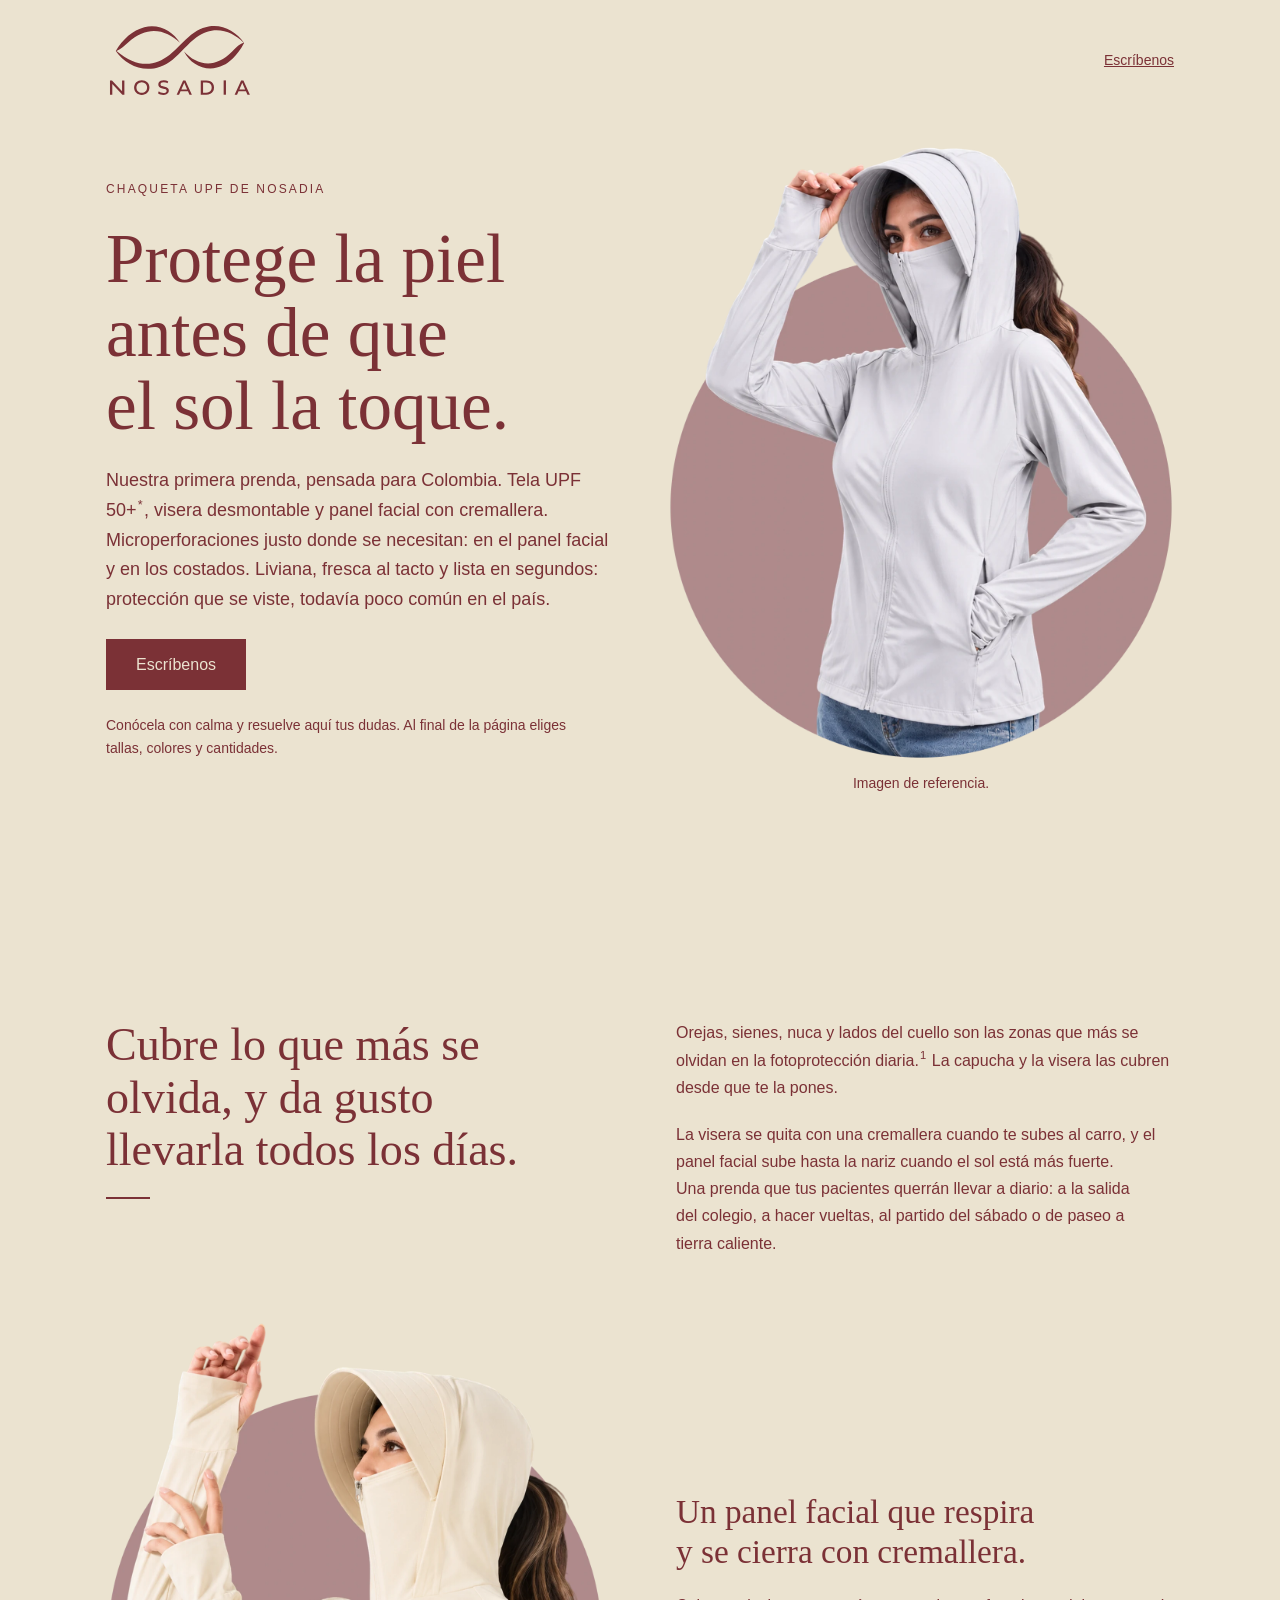
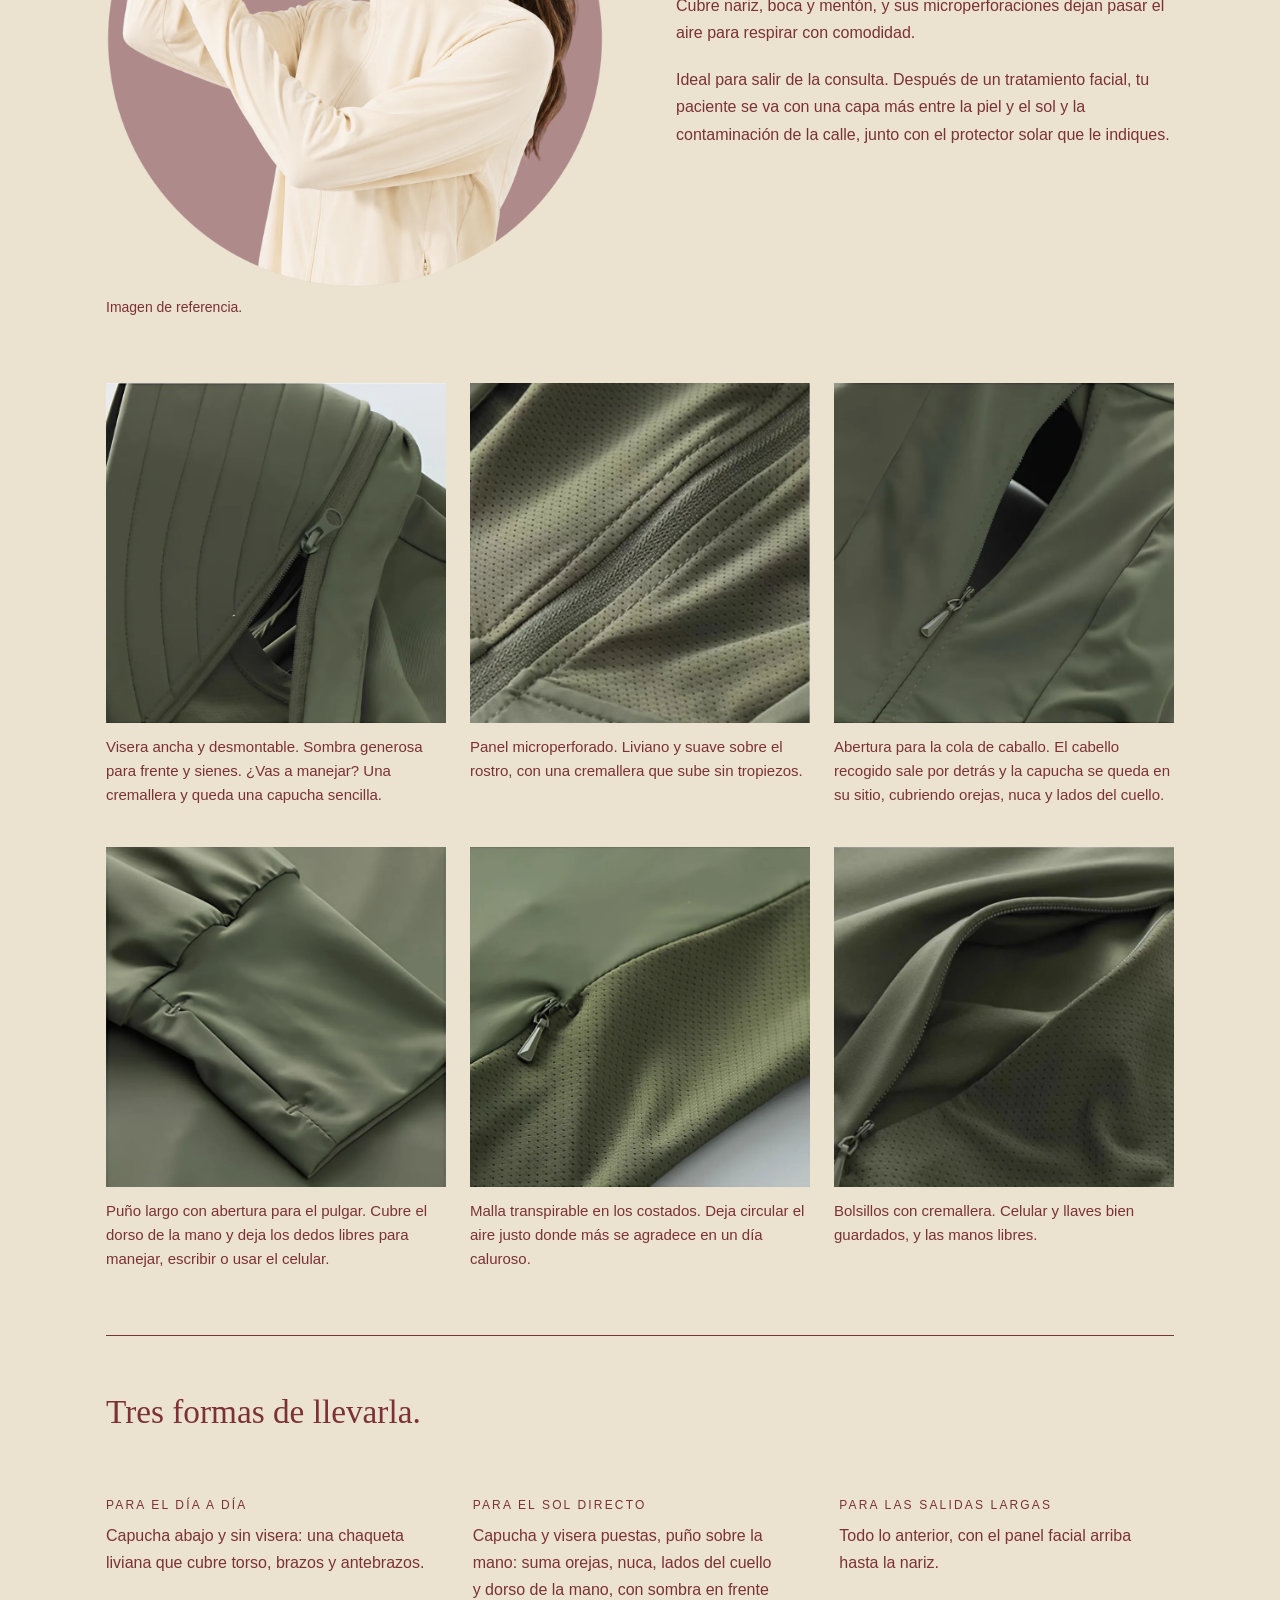
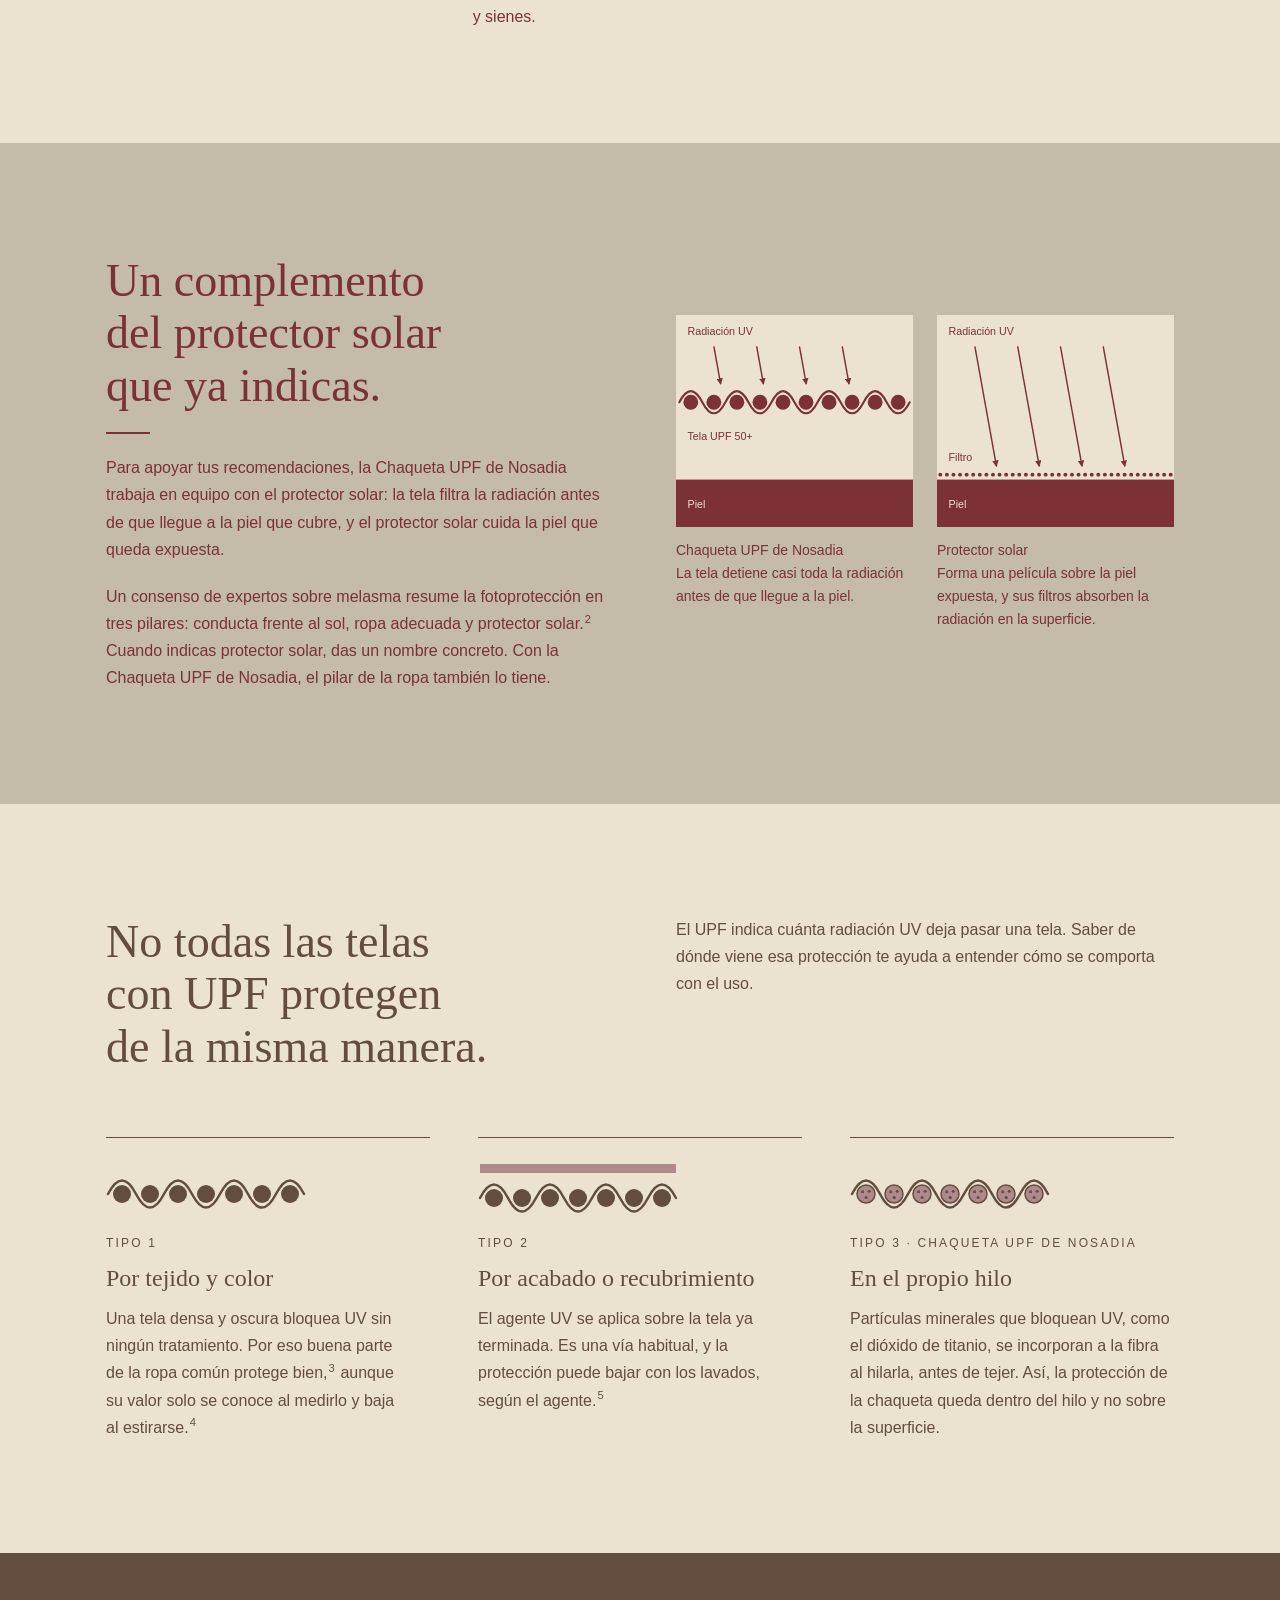
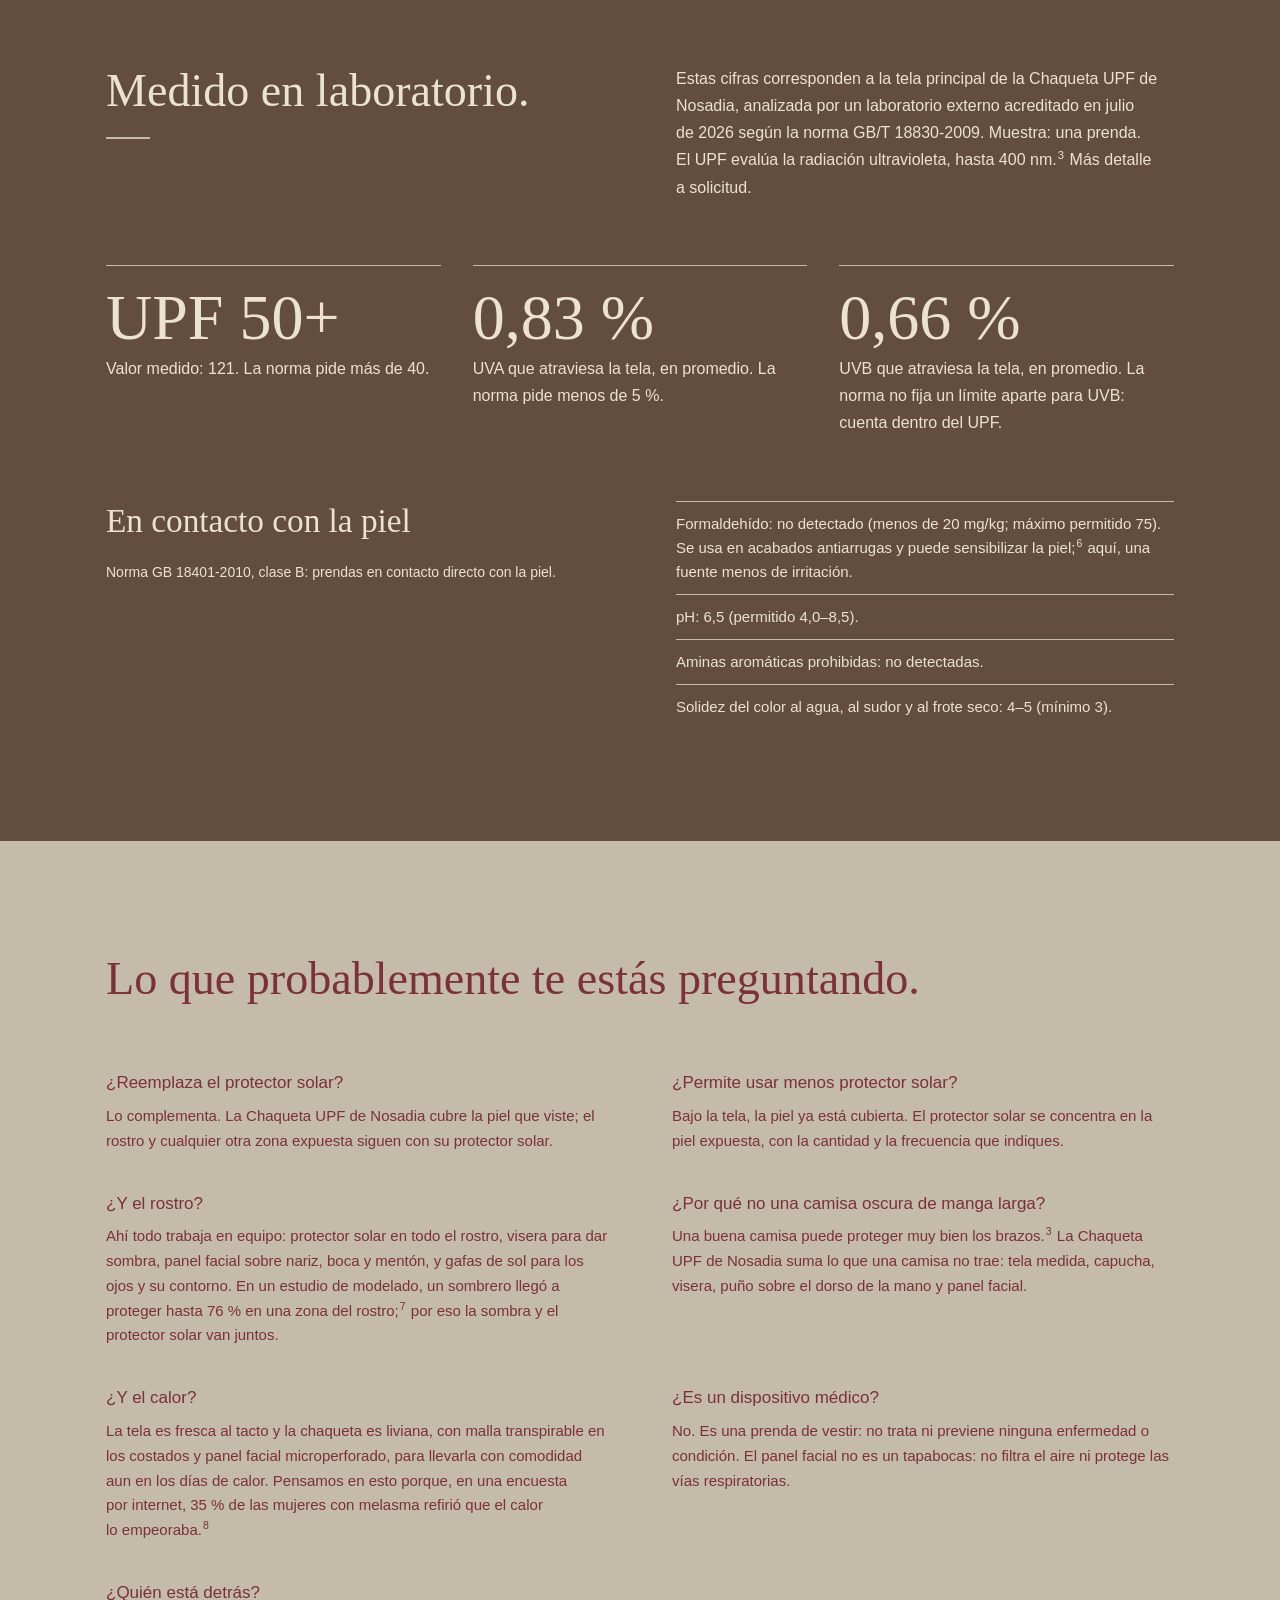
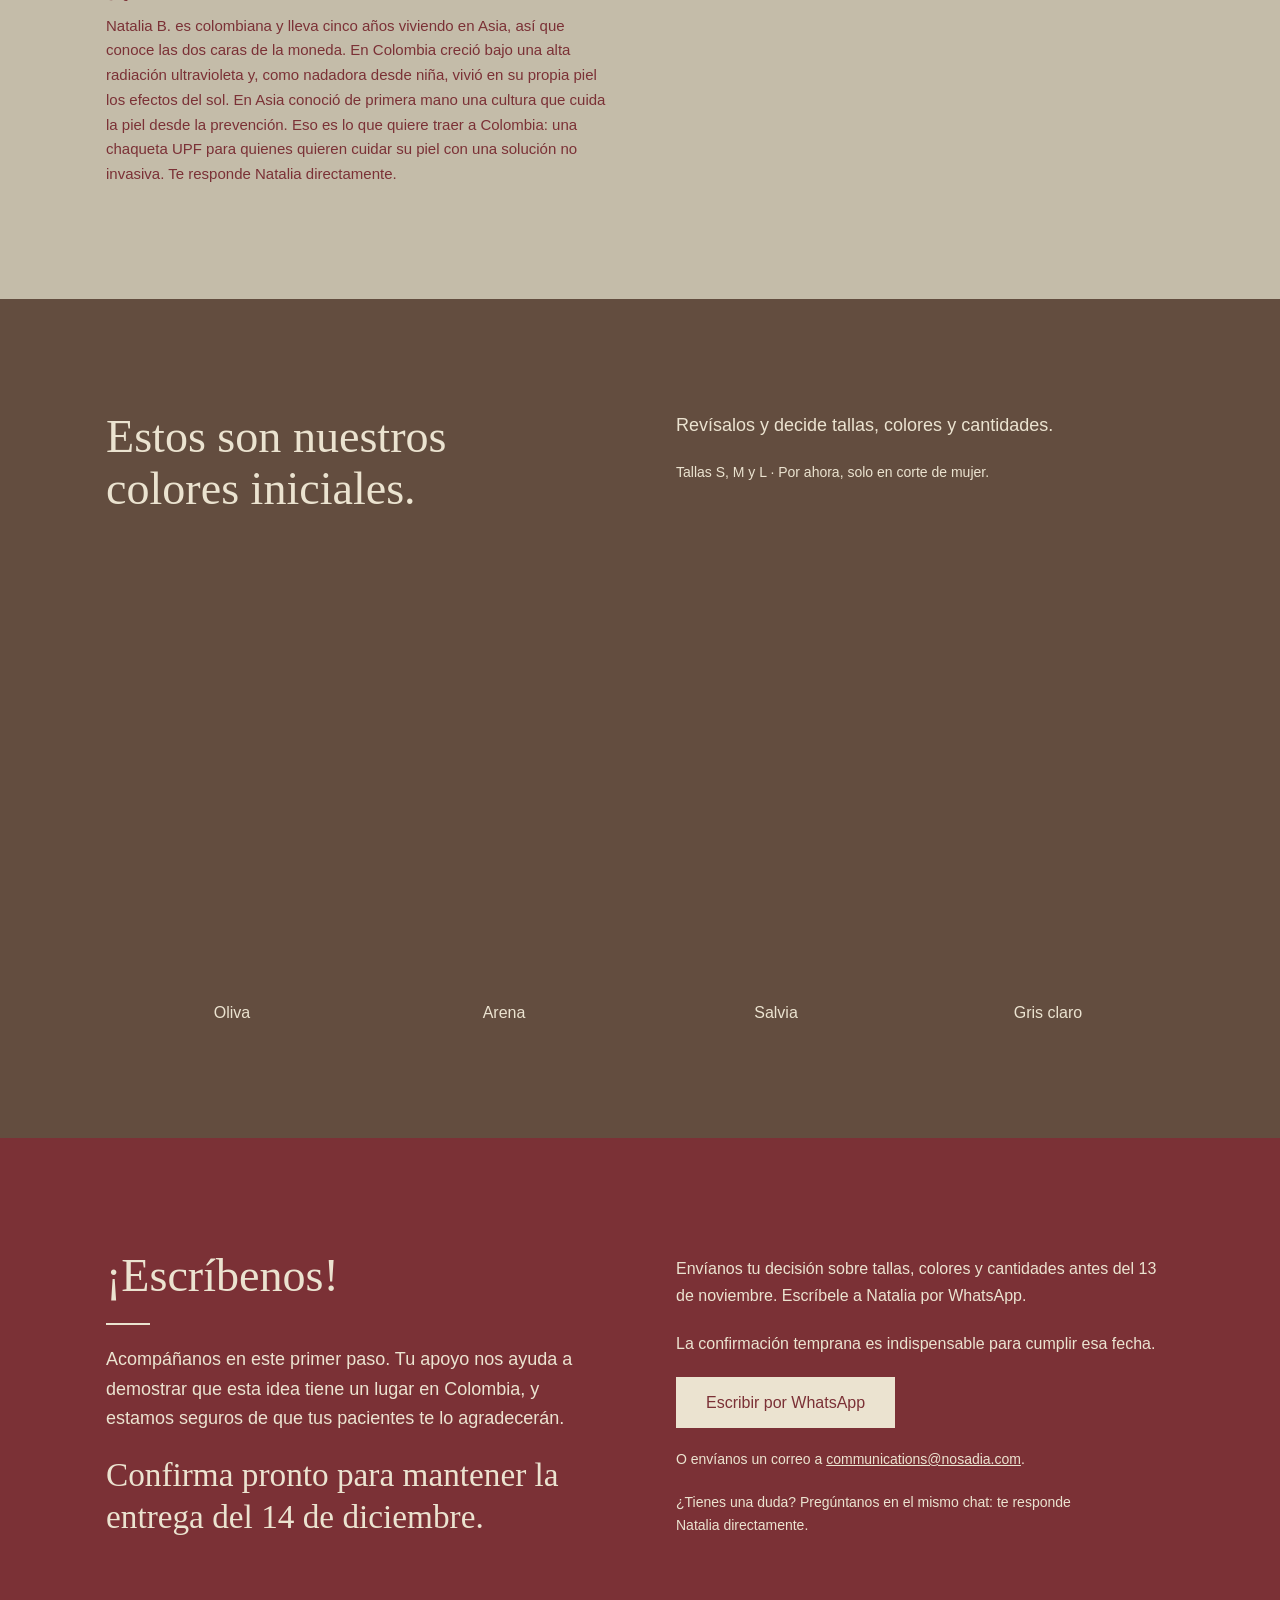
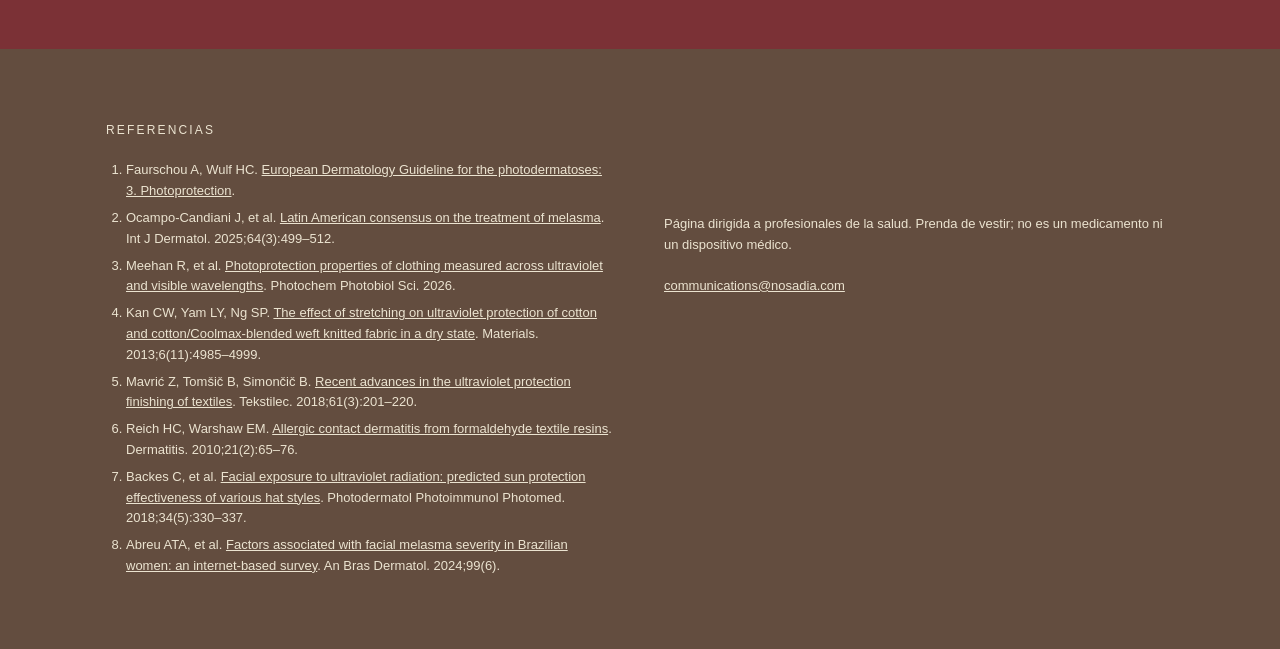
<file: public/index.html>
<!doctype html>
<html lang="es">
<head>
<meta charset="utf-8">
<meta name="viewport" content="width=device-width, initial-scale=1">
<meta http-equiv="Content-Security-Policy" content="default-src 'none'; style-src 'self' https://fonts.googleapis.com; font-src https://fonts.gstatic.com; img-src 'self'; base-uri 'none'; form-action 'none'">
<meta name="robots" content="noindex,nofollow,noarchive">
<title>Chaqueta UPF de Nosadia</title>
<meta name="description" content="Chaqueta UPF de Nosadia, nuestra primera prenda, pensada para Colombia: tela UPF 50+, visera desmontable y panel facial con cremallera.">
<meta property="og:title" content="Chaqueta UPF de Nosadia">
<meta property="og:description" content="Protege la piel antes de que el sol la toque. Nuestra primera prenda, pensada para Colombia: tela UPF 50+, visera desmontable y panel facial con cremallera.">
<meta property="og:image" content="https://nosadia.com/og.png">
<meta property="og:image:width" content="1200">
<meta property="og:image:height" content="630">
<meta property="og:url" content="https://nosadia.com/">
<meta property="og:type" content="website">
<meta name="twitter:card" content="summary_large_image">
<link rel="icon" type="image/svg+xml" href="img/favicon.svg">
<link rel="preconnect" href="https://fonts.googleapis.com">
<link rel="preconnect" href="https://fonts.gstatic.com" crossorigin>
<link rel="stylesheet" href="https://fonts.googleapis.com/css2?family=Old+Standard+TT&family=Poppins:wght@400;500&display=swap">
<link rel="stylesheet" href="style.css">
</head>
<body>

<header class="site-head">
  <a href="#inicio" aria-label="Nosadia, inicio"><img src="img/logo.svg" alt="Nosadia" width="148" height="77"></a>
  <nav aria-label="Principal">
    <a href="https://wa.me/4917655424076?text=Hola%2C%20vengo%20de%20nosadia.com.%20Te%20escribo%20por%20la%20Chaqueta%20UPF%20de%20Nosadia." rel="noopener">Escríbenos</a>
  </nav>
</header>

<main id="inicio">

<!-- HERO · ivory, burgundy, dusty rose -->
<section class="hero">
  <div class="hero-copy">
    <p class="label">Chaqueta UPF de Nosadia</p>
    <h1>Protege la piel antes de que el sol la toque.</h1>
    <p class="lead">Nuestra primera prenda, pensada para Colombia. Tela UPF 50+<sup><a href="#datos">*</a></sup>, visera desmontable y panel facial con cremallera. Microperforaciones justo donde se necesitan: en el panel facial y en los costados. Liviana, fresca al tacto y lista en segundos: protección que se viste, todavía poco común en el país.</p>
    <a class="btn" href="https://wa.me/4917655424076?text=Hola%2C%20vengo%20de%20nosadia.com.%20Te%20escribo%20por%20la%20Chaqueta%20UPF%20de%20Nosadia." rel="noopener">Escríbenos</a>
    <p class="small measure">Conócela con calma y resuelve aquí tus dudas. Al final de la página eliges tallas, colores y cantidades.</p>
  </div>
  <figure class="hero-figure">
    <div class="hero-photo">
      <img src="img/worn-cutout.webp" width="1300" height="1581" alt="Mujer con la Chaqueta UPF de Nosadia en gris claro: levanta la visera con la mano, el pulgar pasa por la abertura del puño, el panel facial está cerrado hasta la nariz y la cola de caballo, de cabello ondulado, sale por detrás de la capucha">
    </div>
    <figcaption class="small">Imagen de referencia.</figcaption>
  </figure>
</section>

<!-- DESIGN · ivory, burgundy, olive -->
<section class="r-highlight" id="cobertura">
  <div class="wrap stack-lg">
    <div class="split">
      <div class="stack">
        <h2 class="h2">Cubre lo que más se olvida, y da gusto llevarla todos los días.</h2>
        <hr class="dash">
      </div>
      <div class="stack">
        <p class="measure">Orejas, sienes, nuca y lados del cuello son las zonas que más se olvidan en la fotoprotección diaria.<sup><a href="#ref-1">1</a></sup> La capucha y la visera las cubren desde que te la pones.</p>
        <p class="measure">La visera se quita con una cremallera cuando te subes al carro, y el panel facial sube hasta la nariz cuando el sol está más fuerte. Una prenda que tus pacientes querrán llevar a diario: a la salida del colegio, a hacer vueltas, al partido del sábado o de paseo a tierra caliente.</p>
      </div>
    </div>

    <div class="split center panel-feature" id="panel">
      <figure class="stack-sm">
        <img src="img/panel-cutout.webp" width="1300" height="1480" loading="lazy" alt="Mujer con la Chaqueta UPF de Nosadia en color claro y los brazos en alto: visera ancha, panel facial cerrado hasta la nariz con cremallera, puños largos sobre el dorso de la mano y la cola de caballo detrás de la capucha">
        <figcaption class="small">Imagen de referencia.</figcaption>
      </figure>
      <div class="stack">
        <h3 class="h3">Un panel facial que respira y se cierra con cremallera.</h3>
        <p class="measure">Cubre nariz, boca y mentón, y sus microperforaciones dejan pasar el aire para respirar con comodidad.</p>
        <p class="measure"><b>Ideal para salir de la consulta.</b> Después de un tratamiento facial, tu paciente se va con una capa más entre la piel y el sol y la contaminación de la calle, junto con el protector solar que le indiques.</p>
      </div>
    </div>

    <div class="details">
      <figure class="detail">
        <img src="img/detail-brim.webp" width="800" height="800" loading="lazy" alt="Visera ancha unida a la capucha con una cremallera">
        <figcaption><b>Visera ancha y desmontable.</b> Sombra generosa para frente y sienes. ¿Vas a manejar? Una cremallera y queda una capucha sencilla.</figcaption>
      </figure>
      <figure class="detail">
        <img src="img/detail-panel.webp" width="800" height="800" loading="lazy" alt="Tela microperforada del panel facial, junto a la cremallera">
        <figcaption><b>Panel microperforado.</b> Liviano y suave sobre el rostro, con una cremallera que sube sin tropiezos.</figcaption>
      </figure>
      <figure class="detail">
        <img src="img/detail-ponytail.webp" width="800" height="800" loading="lazy" alt="Abertura con cremallera en la parte posterior de la capucha">
        <figcaption><b>Abertura para la cola de caballo.</b> El cabello recogido sale por detrás y la capucha se queda en su sitio, cubriendo orejas, nuca y lados del cuello.</figcaption>
      </figure>
      <figure class="detail">
        <img src="img/detail-cuff.webp" width="800" height="800" loading="lazy" alt="Puño largo con abertura para el pulgar">
        <figcaption><b>Puño largo con abertura para el pulgar.</b> Cubre el dorso de la mano y deja los dedos libres para manejar, escribir o usar el celular.</figcaption>
      </figure>
      <figure class="detail">
        <img src="img/detail-mesh.webp" width="800" height="800" loading="lazy" alt="Malla transpirable en el costado de la chaqueta, junto al cierre del bolsillo">
        <figcaption><b>Malla transpirable en los costados.</b> Deja circular el aire justo donde más se agradece en un día caluroso.</figcaption>
      </figure>
      <figure class="detail">
        <img src="img/detail-pocket.webp" width="800" height="800" loading="lazy" alt="Bolsillo con cremallera abierto, entre la tela lisa y la malla">
        <figcaption><b>Bolsillos con cremallera.</b> Celular y llaves bien guardados, y las manos libres.</figcaption>
      </figure>
    </div>

    <div class="stack-lg ways-block" id="niveles">
      <h3 class="h3">Tres formas de llevarla.</h3>
      <div class="ways">
        <div class="stack-sm">
          <p class="label">Para el día a día</p>
          <p>Capucha abajo y sin visera: una chaqueta liviana que cubre torso, brazos y antebrazos.</p>
        </div>
        <div class="stack-sm">
          <p class="label">Para el sol directo</p>
          <p>Capucha y visera puestas, puño sobre la mano: suma orejas, nuca, lados del cuello y dorso de la mano, con sombra en frente y sienes.</p>
        </div>
        <div class="stack-sm">
          <p class="label">Para las salidas largas</p>
          <p>Todo lo anterior, con el panel facial arriba hasta la nariz.</p>
        </div>
      </div>
    </div>
  </div>
</section>

<!-- COMPLEMENT · oatmeal panel, burgundy, ivory -->
<section class="r-panel" id="complemento">
  <div class="wrap split center">
    <div class="stack">
      <h2 class="h2">Un complemento del protector solar que ya indicas.</h2>
      <hr class="dash">
      <p class="measure">Para apoyar tus recomendaciones, la Chaqueta UPF de Nosadia trabaja en equipo con el protector solar: la tela filtra la radiación antes de que llegue a la piel que cubre, y el protector solar cuida la piel que queda expuesta.</p>
      <p class="measure">Un consenso de expertos sobre melasma resume la fotoprotección en tres pilares: conducta frente al sol, ropa adecuada y protector solar.<sup><a href="#ref-2">2</a></sup> Cuando indicas protector solar, das un nombre concreto. Con la Chaqueta UPF de Nosadia, el pilar de la ropa también lo tiene.</p>
    </div>
    <div class="filter-icons">
      <figure class="filter-icon">
        <svg viewBox="0 0 288 258" role="img" aria-label="Corte esquemático: la radiación UV se detiene en la tela de la chaqueta, antes de llegar a la piel."><defs><marker id="ra" viewBox="0 0 10 10" refX="9" refY="5" markerWidth="4.5" markerHeight="4.5" orient="auto"><path d="M0 0 10 5 0 10z" fill="#7B3136"></path></marker></defs><rect width="288" height="258" fill="#EBE3D0"></rect><rect y="200" width="288" height="58" fill="#7B3136"></rect><text x="14" y="234" font-size="13" font-weight="500" fill="#EBE3D0">Piel</text><text x="14" y="24" font-size="13" font-weight="500" fill="#7B3136">Radiación UV</text><g stroke="#7B3136" stroke-width="1.75" fill="none"><path d="M46 38L54.28 84" marker-end="url(#ra)"></path><path d="M98 38L106.28 84" marker-end="url(#ra)"></path><path d="M150 38L158.28 84" marker-end="url(#ra)"></path><path d="M202 38L210.28 84" marker-end="url(#ra)"></path></g><path d="M4 106Q18 79 32 106Q46 133 60 106Q74 79 88 106Q102 133 116 106Q130 79 144 106Q158 133 172 106Q186 79 200 106Q214 133 228 106Q242 79 256 106Q270 133 284 106" fill="none" stroke="#7B3136" stroke-width="2.5" stroke-linecap="round"></path><circle cx="18" cy="106" r="9" fill="#7B3136"></circle><circle cx="46" cy="106" r="9" fill="#7B3136"></circle><circle cx="74" cy="106" r="9" fill="#7B3136"></circle><circle cx="102" cy="106" r="9" fill="#7B3136"></circle><circle cx="130" cy="106" r="9" fill="#7B3136"></circle><circle cx="158" cy="106" r="9" fill="#7B3136"></circle><circle cx="186" cy="106" r="9" fill="#7B3136"></circle><circle cx="214" cy="106" r="9" fill="#7B3136"></circle><circle cx="242" cy="106" r="9" fill="#7B3136"></circle><circle cx="270" cy="106" r="9" fill="#7B3136"></circle><text x="14" y="152" font-size="13" font-weight="500" fill="#7B3136">Tela UPF 50+</text></svg>
        <figcaption class="small"><b>Chaqueta UPF de Nosadia</b><br>La tela detiene casi toda la radiación antes de que llegue a la piel.</figcaption>
      </figure>
      <figure class="filter-icon">
        <svg viewBox="0 0 288 258" role="img" aria-label="Corte esquemático: en la piel expuesta, la radiación UV llega hasta el filtro del protector solar, sobre la piel."><defs><marker id="rb" viewBox="0 0 10 10" refX="9" refY="5" markerWidth="4.5" markerHeight="4.5" orient="auto"><path d="M0 0 10 5 0 10z" fill="#7B3136"></path></marker></defs><rect width="288" height="258" fill="#EBE3D0"></rect><rect y="200" width="288" height="58" fill="#7B3136"></rect><text x="14" y="234" font-size="13" font-weight="500" fill="#EBE3D0">Piel</text><text x="14" y="24" font-size="13" font-weight="500" fill="#7B3136">Radiación UV</text><g stroke="#7B3136" stroke-width="1.75" fill="none"><path d="M46 38L72.28 184" marker-end="url(#rb)"></path><path d="M98 38L124.28 184" marker-end="url(#rb)"></path><path d="M150 38L176.28 184" marker-end="url(#rb)"></path><path d="M202 38L228.28 184" marker-end="url(#rb)"></path></g><circle cx="4" cy="194" r="2.4" fill="#7B3136"></circle><circle cx="12" cy="194" r="2.4" fill="#7B3136"></circle><circle cx="20" cy="194" r="2.4" fill="#7B3136"></circle><circle cx="28" cy="194" r="2.4" fill="#7B3136"></circle><circle cx="36" cy="194" r="2.4" fill="#7B3136"></circle><circle cx="44" cy="194" r="2.4" fill="#7B3136"></circle><circle cx="52" cy="194" r="2.4" fill="#7B3136"></circle><circle cx="60" cy="194" r="2.4" fill="#7B3136"></circle><circle cx="68" cy="194" r="2.4" fill="#7B3136"></circle><circle cx="76" cy="194" r="2.4" fill="#7B3136"></circle><circle cx="84" cy="194" r="2.4" fill="#7B3136"></circle><circle cx="92" cy="194" r="2.4" fill="#7B3136"></circle><circle cx="100" cy="194" r="2.4" fill="#7B3136"></circle><circle cx="108" cy="194" r="2.4" fill="#7B3136"></circle><circle cx="116" cy="194" r="2.4" fill="#7B3136"></circle><circle cx="124" cy="194" r="2.4" fill="#7B3136"></circle><circle cx="132" cy="194" r="2.4" fill="#7B3136"></circle><circle cx="140" cy="194" r="2.4" fill="#7B3136"></circle><circle cx="148" cy="194" r="2.4" fill="#7B3136"></circle><circle cx="156" cy="194" r="2.4" fill="#7B3136"></circle><circle cx="164" cy="194" r="2.4" fill="#7B3136"></circle><circle cx="172" cy="194" r="2.4" fill="#7B3136"></circle><circle cx="180" cy="194" r="2.4" fill="#7B3136"></circle><circle cx="188" cy="194" r="2.4" fill="#7B3136"></circle><circle cx="196" cy="194" r="2.4" fill="#7B3136"></circle><circle cx="204" cy="194" r="2.4" fill="#7B3136"></circle><circle cx="212" cy="194" r="2.4" fill="#7B3136"></circle><circle cx="220" cy="194" r="2.4" fill="#7B3136"></circle><circle cx="228" cy="194" r="2.4" fill="#7B3136"></circle><circle cx="236" cy="194" r="2.4" fill="#7B3136"></circle><circle cx="244" cy="194" r="2.4" fill="#7B3136"></circle><circle cx="252" cy="194" r="2.4" fill="#7B3136"></circle><circle cx="260" cy="194" r="2.4" fill="#7B3136"></circle><circle cx="268" cy="194" r="2.4" fill="#7B3136"></circle><circle cx="276" cy="194" r="2.4" fill="#7B3136"></circle><circle cx="284" cy="194" r="2.4" fill="#7B3136"></circle><text x="14" y="178" font-size="13" font-weight="500" fill="#7B3136">Filtro</text></svg>
        <figcaption class="small"><b>Protector solar</b><br>Forma una película sobre la piel expuesta, y sus filtros absorben la radiación en la superficie.</figcaption>
      </figure>
    </div>
  </div>
</section>

<!-- FABRICS · ivory, cocoa, dusty rose -->
<section class="r-soft" id="telas">
  <div class="wrap stack-lg">
    <div class="split">
      <h2 class="h2">No todas las telas con UPF protegen de la misma manera.</h2>
      <p class="measure">El UPF indica cuánta radiación UV deja pasar una tela. Saber de dónde viene esa protección te ayuda a entender cómo se comporta con el uso.</p>
    </div>
    <div class="fabrics">
      <article class="fabric">
        <svg viewBox="0 0 200 64" role="img" aria-label="Corte de un tejido denso, sin tratamiento"><path d="M2 36Q16 9 30 36Q44 63 58 36Q72 9 86 36Q100 63 114 36Q128 9 142 36Q156 63 170 36Q184 9 198 36" fill="none" stroke="#634D3F" stroke-width="2.5" stroke-linecap="round"></path><circle cx="16" cy="36" r="9" fill="#634D3F"></circle><circle cx="44" cy="36" r="9" fill="#634D3F"></circle><circle cx="72" cy="36" r="9" fill="#634D3F"></circle><circle cx="100" cy="36" r="9" fill="#634D3F"></circle><circle cx="128" cy="36" r="9" fill="#634D3F"></circle><circle cx="156" cy="36" r="9" fill="#634D3F"></circle><circle cx="184" cy="36" r="9" fill="#634D3F"></circle></svg>
        <p class="label">Tipo 1</p>
        <h3>Por tejido y color</h3>
        <p>Una tela densa y oscura bloquea UV sin ningún tratamiento. Por eso buena parte de la ropa común protege bien,<sup><a href="#ref-3">3</a></sup> aunque su valor solo se conoce al medirlo y baja al estirarse.<sup><a href="#ref-4">4</a></sup></p>
      </article>
      <article class="fabric">
        <svg viewBox="0 0 200 64" role="img" aria-label="Corte de un tejido con una capa de acabado sobre la superficie"><rect x="2" y="6" width="196" height="9" fill="#AE8A8A"></rect><path d="M2 40Q16 13 30 40Q44 67 58 40Q72 13 86 40Q100 67 114 40Q128 13 142 40Q156 67 170 40Q184 13 198 40" fill="none" stroke="#634D3F" stroke-width="2.5" stroke-linecap="round"></path><circle cx="16" cy="40" r="9" fill="#634D3F"></circle><circle cx="44" cy="40" r="9" fill="#634D3F"></circle><circle cx="72" cy="40" r="9" fill="#634D3F"></circle><circle cx="100" cy="40" r="9" fill="#634D3F"></circle><circle cx="128" cy="40" r="9" fill="#634D3F"></circle><circle cx="156" cy="40" r="9" fill="#634D3F"></circle><circle cx="184" cy="40" r="9" fill="#634D3F"></circle></svg>
        <p class="label">Tipo 2</p>
        <h3>Por acabado o recubrimiento</h3>
        <p>El agente UV se aplica sobre la tela ya terminada. Es una vía habitual, y la protección puede bajar con los lavados, según el agente.<sup><a href="#ref-5">5</a></sup></p>
      </article>
      <article class="fabric">
        <svg viewBox="0 0 200 64" role="img" aria-label="Corte de un tejido con partículas minerales dentro de cada hilo"><path d="M2 36Q16 9 30 36Q44 63 58 36Q72 9 86 36Q100 63 114 36Q128 9 142 36Q156 63 170 36Q184 9 198 36" fill="none" stroke="#634D3F" stroke-width="2.5" stroke-linecap="round"></path><circle cx="16" cy="36" r="9" fill="#AE8A8A" stroke="#634D3F" stroke-width="1.5"></circle><circle cx="44" cy="36" r="9" fill="#AE8A8A" stroke="#634D3F" stroke-width="1.5"></circle><circle cx="72" cy="36" r="9" fill="#AE8A8A" stroke="#634D3F" stroke-width="1.5"></circle><circle cx="100" cy="36" r="9" fill="#AE8A8A" stroke="#634D3F" stroke-width="1.5"></circle><circle cx="128" cy="36" r="9" fill="#AE8A8A" stroke="#634D3F" stroke-width="1.5"></circle><circle cx="156" cy="36" r="9" fill="#AE8A8A" stroke="#634D3F" stroke-width="1.5"></circle><circle cx="184" cy="36" r="9" fill="#AE8A8A" stroke="#634D3F" stroke-width="1.5"></circle><circle cx="12.6" cy="33.8" r="1.5" fill="#634D3F"></circle><circle cx="19.2" cy="33.2" r="1.5" fill="#634D3F"></circle><circle cx="16.2" cy="39.6" r="1.5" fill="#634D3F"></circle><circle cx="40.6" cy="33.8" r="1.5" fill="#634D3F"></circle><circle cx="47.2" cy="33.2" r="1.5" fill="#634D3F"></circle><circle cx="44.2" cy="39.6" r="1.5" fill="#634D3F"></circle><circle cx="68.6" cy="33.8" r="1.5" fill="#634D3F"></circle><circle cx="75.2" cy="33.2" r="1.5" fill="#634D3F"></circle><circle cx="72.2" cy="39.6" r="1.5" fill="#634D3F"></circle><circle cx="96.6" cy="33.8" r="1.5" fill="#634D3F"></circle><circle cx="103.2" cy="33.2" r="1.5" fill="#634D3F"></circle><circle cx="100.2" cy="39.6" r="1.5" fill="#634D3F"></circle><circle cx="124.6" cy="33.8" r="1.5" fill="#634D3F"></circle><circle cx="131.2" cy="33.2" r="1.5" fill="#634D3F"></circle><circle cx="128.2" cy="39.6" r="1.5" fill="#634D3F"></circle><circle cx="152.6" cy="33.8" r="1.5" fill="#634D3F"></circle><circle cx="159.2" cy="33.2" r="1.5" fill="#634D3F"></circle><circle cx="156.2" cy="39.6" r="1.5" fill="#634D3F"></circle><circle cx="180.6" cy="33.8" r="1.5" fill="#634D3F"></circle><circle cx="187.2" cy="33.2" r="1.5" fill="#634D3F"></circle><circle cx="184.2" cy="39.6" r="1.5" fill="#634D3F"></circle></svg>
        <p class="label">Tipo 3 · Chaqueta UPF de Nosadia</p>
        <h3>En el propio hilo</h3>
        <p>Partículas minerales que bloquean UV, como el dióxido de titanio, se incorporan a la fibra al hilarla, antes de tejer. Así, la protección de la chaqueta queda dentro del hilo y no sobre la superficie.</p>
      </article>
    </div>
  </div>
</section>

<!-- DATA · cocoa, ivory, oatmeal -->
<section class="r-dark" id="datos">
  <div class="wrap stack-lg">
    <div class="split">
      <div class="stack">
        <h2 class="h2">Medido en laboratorio.</h2>
        <hr class="dash">
      </div>
      <p class="measure">Estas cifras corresponden a la tela principal de la Chaqueta UPF de Nosadia, analizada por un laboratorio externo acreditado en julio de 2026 según la norma GB/T 18830-2009. Muestra: una prenda. El UPF evalúa la radiación ultravioleta, hasta 400 nm.<sup><a href="#ref-3">3</a></sup> Más detalle a solicitud.</p>
    </div>

    <div class="figures">
      <div class="figure"><strong>UPF 50+</strong><p>Valor medido: 121. La norma pide más de 40.</p></div>
      <div class="figure"><strong>0,83&nbsp;%</strong><p>UVA que atraviesa la tela, en promedio. La norma pide menos de 5&nbsp;%.</p></div>
      <div class="figure"><strong>0,66&nbsp;%</strong><p>UVB que atraviesa la tela, en promedio. La norma no fija un límite aparte para UVB: cuenta dentro del UPF.</p></div>
    </div>

    <div class="split">
      <div class="stack">
        <h3 class="h3">En contacto con la piel</h3>
        <p class="small">Norma GB 18401-2010, clase B: prendas en contacto directo con la piel.</p>
      </div>
      <ul class="list">
        <li><b>Formaldehído:</b> no detectado (menos de 20 mg/kg; máximo permitido 75). Se usa en acabados antiarrugas y puede sensibilizar la piel;<sup><a href="#ref-6">6</a></sup> aquí, una fuente menos de irritación.</li>
        <li><b>pH:</b> 6,5 (permitido 4,0–8,5).</li>
        <li><b>Aminas aromáticas prohibidas:</b> no detectadas.</li>
        <li><b>Solidez del color al agua, al sudor y al frote seco:</b> 4–5 (mínimo 3).</li>
      </ul>
    </div>
  </div>
</section>

<!-- QUESTIONS · oatmeal panel, burgundy -->
<section class="r-panel" id="preguntas">
  <div class="wrap stack-lg">
    <h2 class="h2">Lo que probablemente te estás preguntando.</h2>
    <div class="qa">
      <div>
        <h3>¿Reemplaza el protector solar?</h3>
        <p>Lo complementa. La Chaqueta UPF de Nosadia cubre la piel que viste; el rostro y cualquier otra zona expuesta siguen con su protector solar.</p>
      </div>
      <div>
        <h3>¿Permite usar menos protector solar?</h3>
        <p>Bajo la tela, la piel ya está cubierta. El protector solar se concentra en la piel expuesta, con la cantidad y la frecuencia que indiques.</p>
      </div>
      <div>
        <h3>¿Y el rostro?</h3>
        <p>Ahí todo trabaja en equipo: protector solar en todo el rostro, visera para dar sombra, panel facial sobre nariz, boca y mentón, y gafas de sol para los ojos y su contorno. En un estudio de modelado, un sombrero llegó a proteger hasta 76&nbsp;% en una zona del rostro;<sup><a href="#ref-7">7</a></sup> por eso la sombra y el protector solar van juntos.</p>
      </div>
      <div>
        <h3>¿Por qué no una camisa oscura de manga larga?</h3>
        <p>Una buena camisa puede proteger muy bien los brazos.<sup><a href="#ref-3">3</a></sup> La Chaqueta UPF de Nosadia suma lo que una camisa no trae: tela medida, capucha, visera, puño sobre el dorso de la mano y panel facial.</p>
      </div>
      <div>
        <h3>¿Y el calor?</h3>
        <p>La tela es fresca al tacto y la chaqueta es liviana, con malla transpirable en los costados y panel facial microperforado, para llevarla con comodidad aun en los días de calor. Pensamos en esto porque, en una encuesta por internet, 35&nbsp;% de las mujeres con melasma refirió que el calor lo empeoraba.<sup><a href="#ref-8">8</a></sup></p>
      </div>
      <div>
        <h3>¿Es un dispositivo médico?</h3>
        <p>No. Es una prenda de vestir: no trata ni previene ninguna enfermedad o condición. El panel facial no es un tapabocas: no filtra el aire ni protege las vías respiratorias.</p>
      </div>
      <div>
        <h3>¿Quién está detrás?</h3>
        <p>Natalia B. es colombiana y lleva cinco años viviendo en Asia, así que conoce las dos caras de la moneda. En Colombia creció bajo una alta radiación ultravioleta y, como nadadora desde niña, vivió en su propia piel los efectos del sol. En Asia conoció de primera mano una cultura que cuida la piel desde la prevención. Eso es lo que quiere traer a Colombia: una chaqueta UPF para quienes quieren cuidar su piel con una solución no invasiva. Te responde Natalia directamente.</p>
      </div>
    </div>
  </div>
</section>

<!-- COLOURS · cocoa, ivory, oatmeal -->
<section class="r-dark" id="colores">
  <div class="wrap stack-lg">
    <div class="split">
      <h2 class="h2">Estos son nuestros colores iniciales.</h2>
      <div class="stack">
        <p class="lead">Revísalos y decide tallas, colores y cantidades.</p>
        <p class="small">Tallas S, M y L · Por ahora, solo en corte de mujer.</p>
      </div>
    </div>
    <div class="colours">
      <figure class="colour"><img src="img/jacket-olive.webp" width="954" height="1542" loading="lazy" alt="Chaqueta UPF de Nosadia color oliva"><figcaption>Oliva</figcaption></figure>
      <figure class="colour"><img src="img/jacket-sand.webp" width="954" height="1542" loading="lazy" alt="Chaqueta UPF de Nosadia color arena"><figcaption>Arena</figcaption></figure>
      <figure class="colour"><img src="img/jacket-sage.webp" width="954" height="1542" loading="lazy" alt="Chaqueta UPF de Nosadia color salvia"><figcaption>Salvia</figcaption></figure>
      <figure class="colour"><img src="img/jacket-grey.webp" width="954" height="1542" loading="lazy" alt="Chaqueta UPF de Nosadia color gris claro"><figcaption>Gris claro</figcaption></figure>
    </div>
  </div>
</section>

<!-- CONTACT · burgundy, ivory -->
<section class="r-contact" id="contacto">
  <div class="wrap split">
    <div class="stack">
      <h2 class="h2">¡Escríbenos!</h2>
      <hr class="dash">
      <p class="lead">Acompáñanos en este primer paso. Tu apoyo nos ayuda a demostrar que esta idea tiene un lugar en Colombia, y estamos seguros de que tus pacientes te lo agradecerán.</p>
      <p class="deadline">Confirma pronto para mantener la entrega del 14 de diciembre.</p>
    </div>
    <div class="stack contact-wa">
      <p class="measure">Envíanos tu decisión sobre tallas, colores y cantidades antes del 13 de noviembre. Escríbele a Natalia por WhatsApp.</p>
      <p class="measure">La confirmación temprana es indispensable para cumplir esa fecha.</p>
      <!-- Order links. wa.me: country code and number as digits only (no +, spaces or dashes); text= is the order template
           WhatsApp pre-types (sizes S, M, L by colour, all 0). The mailto link pre-fills the same template.
           Header and hero "Escríbenos" keep the short greeting. Rebuild both with landing/LANDING_CONCEPT.md §0, sixth list. -->
      <a class="btn" href="https://wa.me/4917655424076?text=Hola%2C%20Natalia.%20Vengo%20de%20nosadia.com%20y%20me%20gustar%C3%ADa%20pedir%20la%20Chaqueta%20UPF%20de%20Nosadia%20en%20estas%20tallas%20y%20colores%3A%0A%0A%2ATalla%20S%3A%2A%20Oliva%200%2C%20Arena%200%2C%20Salvia%200%2C%20Gris%20claro%200%0A%2ATalla%20M%3A%2A%20Oliva%200%2C%20Arena%200%2C%20Salvia%200%2C%20Gris%20claro%200%0A%2ATalla%20L%3A%2A%20Oliva%200%2C%20Arena%200%2C%20Salvia%200%2C%20Gris%20claro%200%0A%0AMi%20nombre%3A%20%0A%C2%A1Gracias%21" rel="noopener">Escribir por WhatsApp</a>
      <p class="small">O envíanos un correo a <a href="mailto:communications@nosadia.com?subject=Pedido%3A%20Chaqueta%20UPF%20de%20Nosadia&amp;body=Hola%3A%0A%0AVengo%20de%20nosadia.com%20y%20me%20gustar%C3%ADa%20pedir%20la%20Chaqueta%20UPF%20de%20Nosadia%20en%20estas%20tallas%20y%20colores%3A%0A%0ATalla%20S%3A%20Oliva%200%2C%20Arena%200%2C%20Salvia%200%2C%20Gris%20claro%200%0ATalla%20M%3A%20Oliva%200%2C%20Arena%200%2C%20Salvia%200%2C%20Gris%20claro%200%0ATalla%20L%3A%20Oliva%200%2C%20Arena%200%2C%20Salvia%200%2C%20Gris%20claro%200%0A%0AMi%20nombre%3A%20%0A%C2%A1Gracias%21">communications@nosadia.com</a>.</p>
      <p class="small measure">¿Tienes una duda? Pregúntanos en el mismo chat: te responde Natalia directamente.</p>
    </div>
  </div>
</section>

</main>

<footer class="site-foot">
  <div class="inner">
    <div class="stack">
      <h2>Referencias</h2>
      <ol>
        <li id="ref-1">Faurschou A, Wulf HC. <a href="https://www.guidelines.edf.one//uploads/attachments/cl263m8d700jplajnu2zd6jfd-photodermatoses-2010-photoprotection-gl.pdf" rel="noopener">European Dermatology Guideline for the photodermatoses: 3. Photoprotection</a>.</li>
        <li id="ref-2">Ocampo-Candiani J, et al. <a href="https://pubmed.ncbi.nlm.nih.gov/39415312/" rel="noopener">Latin American consensus on the treatment of melasma</a>. Int J Dermatol. 2025;64(3):499–512.</li>
        <li id="ref-3">Meehan R, et al. <a href="https://link.springer.com/article/10.1007/s43630-026-00997-8" rel="noopener">Photoprotection properties of clothing measured across ultraviolet and visible wavelengths</a>. Photochem Photobiol Sci. 2026.</li>
        <li id="ref-4">Kan CW, Yam LY, Ng SP. <a href="https://pmc.ncbi.nlm.nih.gov/articles/PMC5452796" rel="noopener">The effect of stretching on ultraviolet protection of cotton and cotton/Coolmax-blended weft knitted fabric in a dry state</a>. Materials. 2013;6(11):4985–4999.</li>
        <li id="ref-5">Mavrić Z, Tomšič B, Simončič B. <a href="https://doaj.org/article/4a0902d13247456e845444d9d10d05ba" rel="noopener">Recent advances in the ultraviolet protection finishing of textiles</a>. Tekstilec. 2018;61(3):201–220.</li>
        <li id="ref-6">Reich HC, Warshaw EM. <a href="https://pubmed.ncbi.nlm.nih.gov/20233544/" rel="noopener">Allergic contact dermatitis from formaldehyde textile resins</a>. Dermatitis. 2010;21(2):65–76.</li>
        <li id="ref-7">Backes C, et al. <a href="https://researchportal.lih.lu/en/publications/facial-exposure-to-ultraviolet-radiation-predicted-sun-protection/" rel="noopener">Facial exposure to ultraviolet radiation: predicted sun protection effectiveness of various hat styles</a>. Photodermatol Photoimmunol Photomed. 2018;34(5):330–337.</li>
        <li id="ref-8">Abreu ATA, et al. <a href="https://new.scielo.br/j/abd/a/LGWmq3KcDpvDxTyfcsRMs6j/?lang=en" rel="noopener">Factors associated with facial melasma severity in Brazilian women: an internet-based survey</a>. An Bras Dermatol. 2024;99(6).</li>
      </ol>
    </div>
    <div class="stack">
      <img src="img/logo-ivory.svg" alt="Nosadia" width="140" height="73" loading="lazy">
      <p>Página dirigida a profesionales de la salud. Prenda de vestir; no es un medicamento ni un dispositivo médico.</p>
      <p><a href="mailto:communications@nosadia.com">communications@nosadia.com</a></p>
    </div>
  </div>
</footer>

</body>
</html>
</file>
<file: public/style.css>
/* Nosadia palette guide v1.1. One approved three-colour recipe per section.
   Text only in burgundy, cocoa or olive on light grounds, ivory on dark ones.
   Dusty rose and oatmeal are shapes and panels, never text. No pure black or white. */
:root{
  --burgundy:#7B3136; --olive:#565A2E; --cocoa:#634D3F; --ivory:#EBE3D0;
  --rose:#AE8A8A; --oatmeal:#C4BCA9;
  --pad:clamp(20px,5vw,56px); --sect:clamp(64px,9vw,112px);
  --serif:"Old Standard TT",Didot,"Bodoni 72",Georgia,serif;
  --sans:Poppins,"Helvetica Neue",Arial,sans-serif;
}
*{box-sizing:border-box}
html{scroll-behavior:smooth;-webkit-text-size-adjust:100%}
@media (prefers-reduced-motion:reduce){html{scroll-behavior:auto}}
body{margin:0;background:var(--ivory);color:var(--burgundy);font:400 16px/1.7 var(--sans)}
a{color:inherit}
h1,h2,h3{font-weight:400;margin:0;text-wrap:balance}
p{margin:0;text-wrap:pretty}
img,svg{display:block;max-width:100%;height:auto}
figure{margin:0}
:focus-visible{outline:2px solid currentColor;outline-offset:3px}
.svg-defs{position:absolute;width:0;height:0;overflow:hidden}

.tbc{display:inline-block;border:1px dashed currentColor;padding:0 .45em;font-size:.72em;line-height:1.7;letter-spacing:.04em;vertical-align:.08em}
sup{line-height:0;font-size:.7em}
sup a{text-decoration:none;padding:0 .1em}
sup a:hover{text-decoration:underline}

.wrap{max-width:1180px;margin:0 auto;padding:var(--sect) var(--pad)}
.stack{display:flex;flex-direction:column;gap:20px}
.stack-lg{display:flex;flex-direction:column;gap:clamp(40px,6vw,64px)}
.split{display:grid;grid-template-columns:repeat(auto-fit,minmax(min(400px,100%),1fr));gap:clamp(32px,6vw,72px)}
.split.center{align-items:center}
.h2{font-family:var(--serif);font-size:clamp(2rem,3.6vw,3.1rem);line-height:1.14}
.h3{font-family:var(--serif);font-size:clamp(1.6rem,2.6vw,2.2rem);line-height:1.2}
.dash{width:44px;height:2px;color:inherit;background:currentColor;border:0;margin:0}
.label{font-size:12px;font-weight:500;letter-spacing:.18em;text-transform:uppercase;line-height:1.5}
.measure{max-width:34em}
.small{font-size:14px;line-height:1.65}

/* Section recipes */
.r-standard{background:var(--ivory);color:var(--burgundy)}
.r-standard .label,.r-standard .dash{color:var(--olive)}
.r-highlight{background:var(--ivory);color:var(--burgundy)}
.r-soft{background:var(--ivory);color:var(--cocoa)}
.r-panel{background:var(--oatmeal);color:var(--burgundy)}
.r-dark{background:var(--cocoa);color:var(--ivory)}
.r-dark .dash{color:var(--oatmeal)}
.r-contact{background:var(--burgundy);color:var(--ivory)}

/* Header */
.site-head{max-width:1180px;margin:0 auto;padding:22px var(--pad);display:flex;flex-wrap:wrap;gap:10px 28px;align-items:center;justify-content:space-between}
.site-head img{width:148px}
.site-head nav{display:flex;flex-wrap:wrap;gap:0 28px;align-items:center;font-size:14px}
.site-head a{font-weight:500;min-height:44px;display:inline-flex;align-items:center}

/* Hero */
.hero{max-width:1180px;margin:0 auto;padding:clamp(8px,2vw,24px) var(--pad) var(--sect);display:grid;grid-template-columns:repeat(auto-fit,minmax(min(440px,100%),1fr));gap:clamp(24px,5vw,56px);align-items:center}
.hero-copy{display:flex;flex-direction:column;gap:24px}
.hero h1{font-family:var(--serif);font-size:clamp(2.6rem,5.4vw,4.6rem);line-height:1.06}
.lead{font-size:18px;line-height:1.65;max-width:30em}
.btn{display:inline-flex;align-items:center;justify-content:center;min-height:50px;padding:12px 30px;background:var(--burgundy);color:var(--ivory);font-weight:500;text-decoration:none;align-self:flex-start}
.btn:hover{background:var(--cocoa)}
.hero-figure{position:relative;display:flex;flex-direction:column;align-items:center;gap:12px}
/* The person is cut out and rises out of a dusty rose circle, which is part of the image */
.hero-photo{position:relative;width:min(100%,540px)}
.hero-photo img{position:relative;width:100%}

/* Complement */
.filter-icons{display:grid;grid-template-columns:repeat(auto-fit,minmax(min(230px,100%),1fr));gap:24px}
.filter-icon{display:flex;flex-direction:column;gap:12px}
.filter-icon svg{width:100%}

/* Fabrics */
.fabrics{display:grid;grid-template-columns:repeat(auto-fit,minmax(min(280px,100%),1fr));gap:40px clamp(24px,4vw,48px)}
.fabric{display:flex;flex-direction:column;gap:12px;border-top:1px solid currentColor;padding-top:20px}
.fabric svg{width:200px}
.fabric h3{font-family:var(--serif);font-size:24px;line-height:1.2}

/* Data */
.figures{display:grid;grid-template-columns:repeat(auto-fit,minmax(min(220px,100%),1fr));gap:32px}
.figure{display:flex;flex-direction:column;gap:4px;border-top:1px solid var(--oatmeal);padding-top:18px}
.figure strong{font-family:var(--serif);font-weight:400;font-size:clamp(2.8rem,5vw,4rem);line-height:1.05}
.list{list-style:none;margin:0;padding:0;font-size:15px;line-height:1.6}
.list li{padding:10px 0;border-top:1px solid var(--oatmeal)}
.list b{font-weight:500}

/* Colours */
.colours{display:grid;grid-template-columns:repeat(auto-fit,minmax(min(200px,46%),1fr));gap:32px 20px}
.colour{display:flex;flex-direction:column;gap:12px;align-items:center;text-align:center}
.colour img{width:100%;max-width:260px}

/* Design */
b{font-weight:500}
.stack-sm{display:flex;flex-direction:column;gap:8px}
.panel-feature img{width:100%}
.details{display:grid;grid-template-columns:repeat(auto-fit,minmax(min(280px,100%),1fr));gap:40px 24px}
.detail{display:flex;flex-direction:column;gap:12px}
.detail img{width:100%;aspect-ratio:1;object-fit:cover}
.detail figcaption{font-size:15px;line-height:1.6}
.ways-block{border-top:1px solid var(--olive);padding-top:clamp(36px,5vw,56px)}
/* The rose circle in the panel photo makes this section the Ivory + Burgundy + Dusty rose recipe, so its lines turn burgundy */
#cobertura .ways-block{border-color:var(--burgundy)}
.ways{display:grid;grid-template-columns:repeat(auto-fit,minmax(min(260px,100%),1fr));gap:32px}

/* Questions */
.qa{display:grid;grid-template-columns:repeat(auto-fit,minmax(min(400px,100%),1fr));gap:36px clamp(28px,5vw,64px)}
.qa h3{font-size:17px;font-weight:500;margin-bottom:6px}
.qa p{font-size:15px;line-height:1.65}

/* Contact: one WhatsApp button, ivory on the burgundy ground */
.deadline{font-family:var(--serif);font-size:clamp(1.5rem,2.6vw,2.1rem);line-height:1.25}
.contact-wa{align-self:end}
.r-contact .btn{background:var(--ivory);color:var(--burgundy)}
.r-contact .btn:hover{background:var(--oatmeal)}
.r-contact .btn:focus-visible{outline-color:var(--ivory)}

/* Footer */
.site-foot{background:var(--cocoa);color:var(--ivory)}
.site-foot .inner{max-width:1180px;margin:0 auto;padding:clamp(48px,7vw,72px) var(--pad);display:grid;grid-template-columns:repeat(auto-fit,minmax(min(400px,100%),1fr));gap:48px;font-size:13px;line-height:1.6}
.site-foot h2{font-size:12px;font-weight:500;letter-spacing:.18em;text-transform:uppercase}
.site-foot ol{margin:0;padding-left:20px;display:flex;flex-direction:column;gap:6px}
.site-foot li{scroll-margin-top:16px}
.site-foot img{width:140px}
</file>
